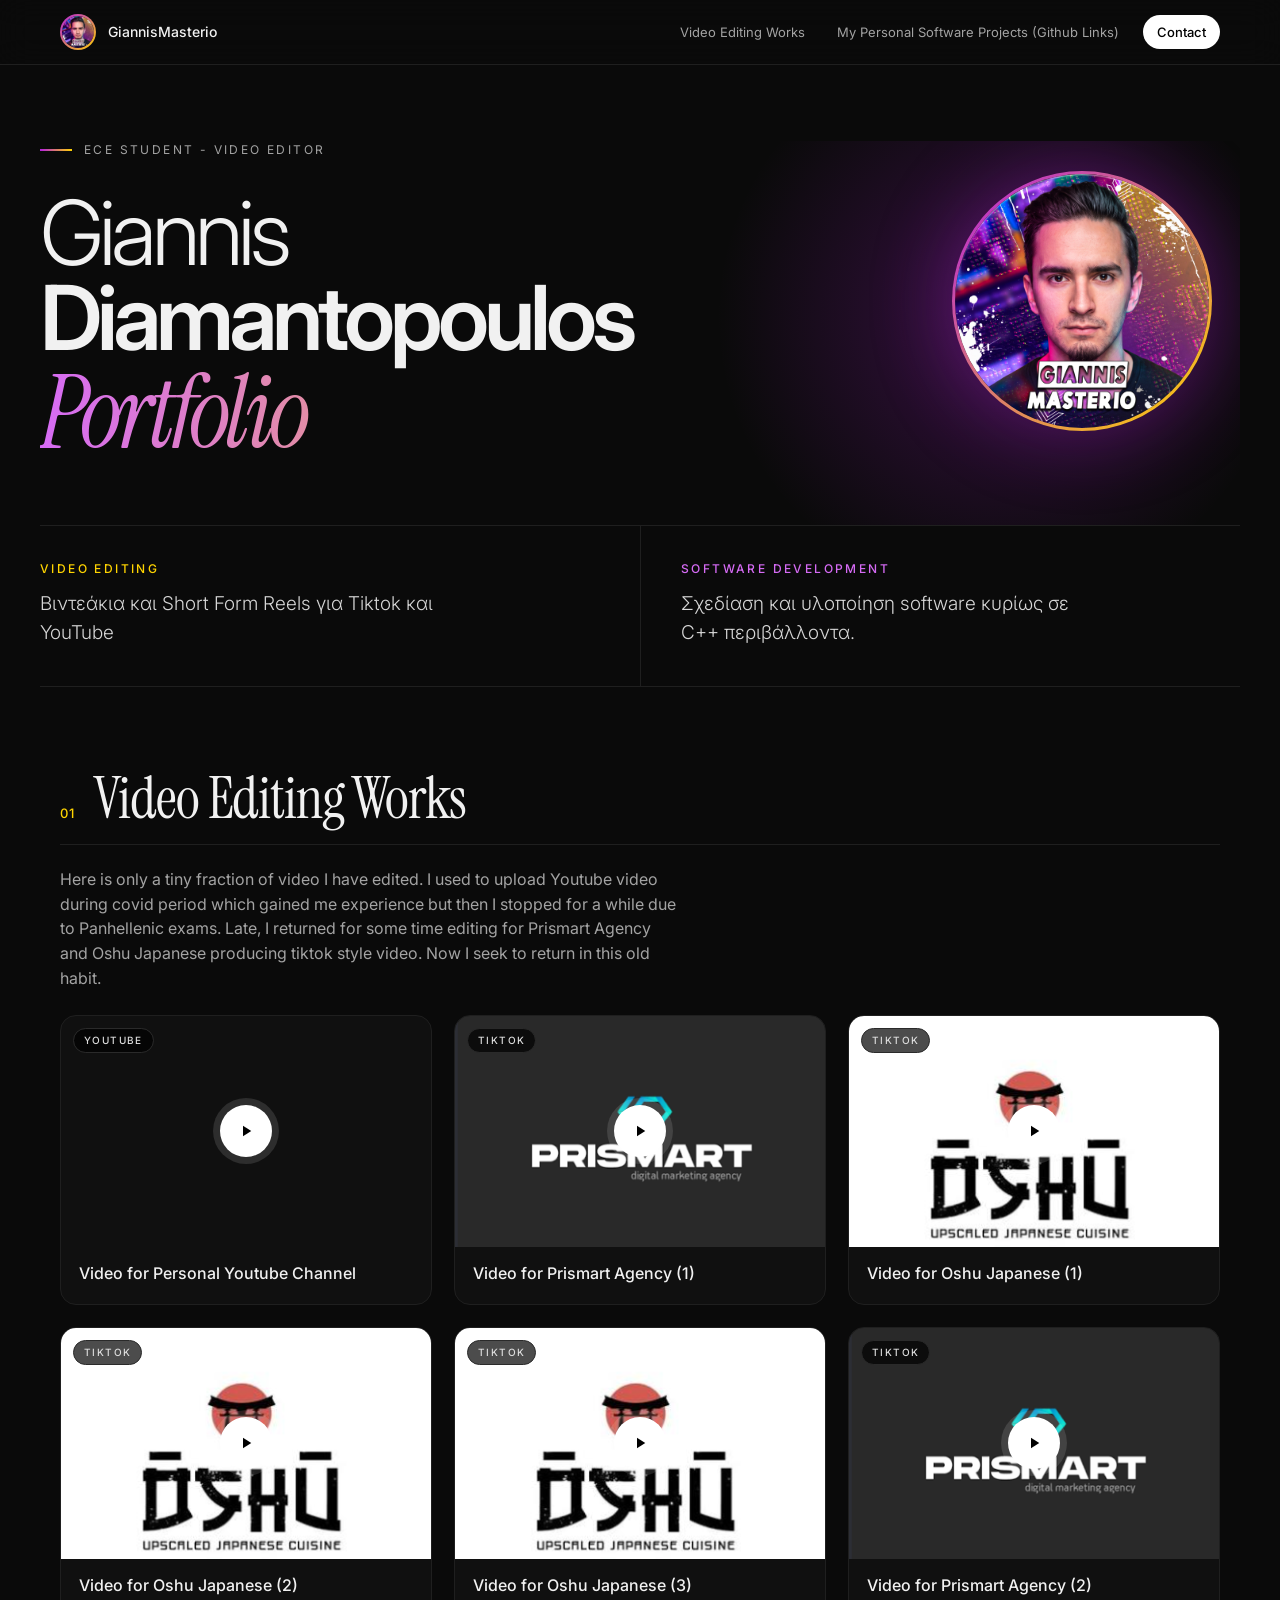
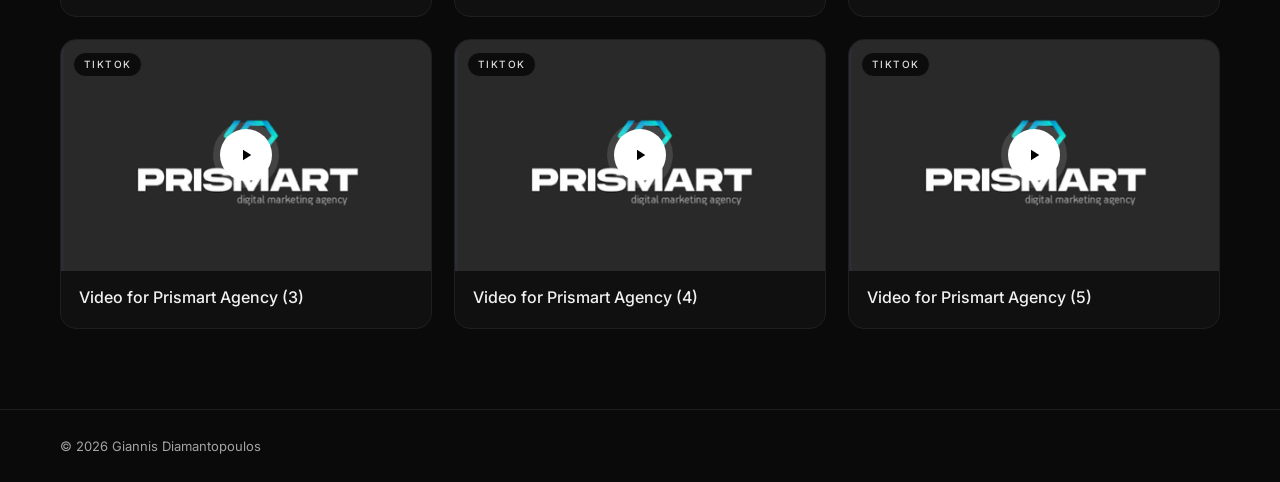
<file: index.html>
<!DOCTYPE html>
<html lang="el">
<head>
<meta charset="UTF-8"><meta name="viewport" content="width=device-width, initial-scale=1">
<title>Giannis Diamantopoulos Portfolio</title>
<meta name="description" content="Video Editor & Software Developer. Reels, TikTok, YouTube και software projects.">
<link rel="preconnect" href="https://fonts.googleapis.com"><link rel="preconnect" href="https://fonts.gstatic.com" crossorigin>
<link href="https://fonts.googleapis.com/css2?family=Instrument+Serif:ital@0;1&family=Inter:wght@300;400;500;600&display=swap" rel="stylesheet">
<link rel="stylesheet" href="css/style.css">
</head>
<body>
<header><div class="wrap">
  <a class="logo" href="#/"><span class="ring"><i id="logoImg"></i></span><span id="logoName"></span></a>
  <nav id="nav"></nav>
</div></header>

<main id="home">
  <div class="wrap hero">
    <div class="banner">
      <div><span class="kicker" id="kicker"></span>
        <h1 class="serif" id="h1"></h1></div>
      <div class="photoWrap"><div class="ring"><i id="photo"></i></div></div>
    </div>
    <div class="pillars">
      <div class="pill v"><h3>Video Editing</h3><p id="pv"></p></div>
      <div class="pill e"><h3>Software Development</h3><p id="pe"></p></div>
    </div>
  </div>
  <div id="sections"></div>
  <section class="sec" id="contact"><div class="wrap">
    <div class="sh"><span class="n" id="contactN"></span><h2 class="serif">Contact</h2></div>
    <div class="contact">
      <div><h3 class="serif">Επικοινωνία</h3>
        <div class="mail"><span id="mailShow"></span><button onclick="copyMail()">Αντιγραφή</button></div>
        <div class="links" id="links"></div></div>
      <form id="cform">
        <div class="fld"><label>Όνομα</label><input id="cn" required></div>
        <div class="fld"><label>Το email σου</label><input id="ce" type="email" required></div>
        <div class="fld"><label>Μήνυμα</label><textarea id="cm" required></textarea></div>
        <div class="btns"><button type="button" class="b1" onclick="sendMail('gmail')">Άνοιγμα στο Gmail</button><button type="button" class="b2" onclick="sendMail('mailto')">Άλλη εφαρμογή mail</button></div>
      </form>
    </div>
  </div></section>
</main>

<div id="detail"><div class="wrap">
  <a href="#/" class="back">← Πίσω</a>
  <h1 class="serif" id="dTitle"></h1><p class="sum" id="dSum"></p>
  <img class="cover" id="dCover" style="display:none" alt="">
  <div class="content" id="dContent"></div>
</div></div>

<footer><div class="wrap" id="foot"></div></footer>
<!--<script src="js/fallback.js"></script> -->
<script src="js/site.js"></script>
</body>
</html>
</file>
<file: css/style.css>
:root{--bg:#0a0a0a;--card:#101010;--line:#1f1f1f;--txt:#f1f1f1;--mut:#a3a3a3;--pur:#b620e0;--yel:#ffd400}
*{box-sizing:border-box;margin:0}
html{scroll-behavior:smooth;overflow-x:hidden}
body{overflow-x:hidden;background:var(--bg);color:var(--txt);font-family:'Inter',system-ui,sans-serif;line-height:1.55;-webkit-font-smoothing:antialiased}
a{color:inherit;text-decoration:none}button{font:inherit;cursor:pointer}
.wrap{max-width:1200px;margin:0 auto;padding:0 20px}
.serif{font-family:'Instrument Serif',serif;font-weight:400;letter-spacing:-.02em;line-height:.95}
header{position:sticky;top:0;z-index:40;background:rgba(10,10,10,.8);backdrop-filter:blur(16px);border-bottom:1px solid var(--line)}
header .wrap{height:64px;display:flex;align-items:center;justify-content:space-between;gap:12px}
.logo{display:flex;align-items:center;gap:12px;font-weight:500;font-size:14px}
.ring{border-radius:50%;padding:2px;background:linear-gradient(135deg,var(--pur),var(--yel));flex-shrink:0}
.ring i{display:flex;width:100%;height:100%;border-radius:50%;background:#0a0a0a center/cover;align-items:center;justify-content:center;font-family:'Instrument Serif',serif;font-style:italic}
.logo .ring{width:36px;height:36px}
nav{display:flex;gap:4px;align-items:center}
nav a{padding:7px 14px;border-radius:99px;font-size:13px;color:var(--mut)}
nav a:hover{color:#fff;background:#181818}
nav a.cta{background:#fff;color:#000;font-weight:500;margin-left:6px}
@media(max-width:720px) {
  nav {
    overflow-x: auto;
    max-width: 70vw;
    /* Προαιρετικά: Σβήσε το scrollbar-width:none αν θέλεις να φαίνεται η μπάρα κύλισης */
  }
  nav a {
    white-space: nowrap;
    padding: 7px 10px;
    flex-shrink: 0; /* ΑΥΤΟ ΛΥΝΕΙ ΤΗ ΣΥΜΠΙΕΣΗ */
  }
  .logo span:last-child { display: none }
}
.hero{padding:76px 0 0}
.banner{position:relative;overflow:hidden;display:grid;grid-template-columns:1.6fr .6fr;align-items:center;gap:40px;padding-bottom:64px;border-bottom:1px solid var(--line)}
.banner::before{content:"";position:absolute;right:-6%;top:-35%;width:620px;height:620px;background:radial-gradient(circle,rgba(182,32,224,.26),transparent 65%);pointer-events:none}
.banner>*{position:relative}
.kicker{display:flex;align-items:center;gap:12px;font-size:12px;letter-spacing:.2em;text-transform:uppercase;color:var(--mut);margin-bottom:30px}
.kicker::before{content:"";width:32px;height:2px;background:linear-gradient(90deg,var(--pur),var(--yel))}
.banner h1{font-family:'Inter',sans-serif;font-size:min(7vw,92px);line-height:.95;letter-spacing:-.055em;font-weight:600}
.banner h1 span{display:block}.banner h1 .a{font-weight:300}
.banner h1 .c{font-family:'Instrument Serif',serif;font-style:italic;font-weight:400;font-size:1.12em;background:linear-gradient(90deg,#d66bf5,var(--yel));-webkit-background-clip:text;background-clip:text;color:transparent;margin-top:6px}
.photoWrap{display:flex;justify-content:center}
.photoWrap .ring{width:min(260px,60vw);aspect-ratio:1;padding:3px;box-shadow:0 0 80px rgba(182,32,224,.35)}
.photoWrap .ring i{font-size:76px;color:#fff}
@media(max-width:860px){.banner{grid-template-columns:1fr;gap:28px;padding-bottom:44px}.banner h1{font-size:min(11.5vw,64px)}.photoWrap{order:-1;justify-content:flex-start}.photoWrap .ring{width:110px}.photoWrap .ring i{font-size:38px}}
.pillars{display:grid;grid-template-columns:1fr 1fr;border-bottom:1px solid var(--line)}
.pill{padding:34px 0 38px}.pill+.pill{padding-left:40px;border-left:1px solid var(--line)}
.pill h3{font-size:12px;letter-spacing:.2em;text-transform:uppercase;font-weight:500}
.pill.v h3{color:var(--yel)}.pill.e h3{color:#d66bf5}
.pill p{margin-top:10px;font-size:19px;font-weight:300;color:#d6d6d6;max-width:420px}
@media(max-width:700px){.pillars{grid-template-columns:1fr}.pill+.pill{padding-left:0;border-left:0;border-top:1px solid var(--line)}}
section.sec{padding:84px 0 0}
.sh{display:flex;align-items:baseline;gap:18px;margin-bottom:22px;padding-bottom:18px;border-bottom:1px solid var(--line)}
.sh .n{font-size:13px;font-weight:500;letter-spacing:.1em;color:var(--yel)}
.sh h2{font-size:clamp(34px,5vw,58px)}
.note{color:var(--mut);max-width:620px;margin-bottom:24px}
.grid{display:grid;grid-template-columns:repeat(auto-fill,minmax(min(300px,100%),1fr));gap:22px}
.card{background:var(--card);border:1px solid var(--line);border-radius:16px;overflow:hidden;cursor:pointer;transition:.25s;display:block}
.card:hover{border-color:#5a2a78;transform:translateY(-2px)}
.thumb{aspect-ratio:16/10;background:linear-gradient(135deg,#1c1024,#0d0d0d 70%) center/cover;position:relative;display:flex;align-items:center;justify-content:center}
.play{width:52px;height:52px;border-radius:50%;background:#fff;color:#000;display:flex;align-items:center;justify-content:center;box-shadow:0 0 0 7px rgba(255,255,255,.12);transition:.2s}
.card:hover .play{transform:scale(1.08)}
.badge{position:absolute;top:12px;left:12px;font-size:10px;font-weight:500;letter-spacing:.14em;background:rgba(0,0,0,.7);border:1px solid #2a2a2a;color:#ddd;padding:4px 10px;border-radius:99px}
.card .body{padding:14px 18px 18px}.card h3{font-size:16px;font-weight:500}
.card p{font-size:14px;color:var(--mut);margin-top:2px}
.proj .thumb{aspect-ratio:16/9}.more{margin-top:10px;font-size:13px;color:var(--yel)}
.contact{display:grid;grid-template-columns:1fr 1.2fr;gap:40px;border:1px solid var(--line);border-radius:20px;padding:36px;background:var(--card)}
.contact h3{font-size:40px}
.mail{display:inline-flex;gap:12px;align-items:center;margin-top:20px;padding:10px 14px;border-radius:12px;background:#0a0a0a;border:1px solid var(--line);word-break:break-all}
.mail button{background:#1f1f1f;color:#fff;border:1px solid #2f2f2f;border-radius:8px;padding:4px 10px;font-size:12px}
.links{display:flex;gap:8px;flex-wrap:wrap;margin-top:18px}
.links a{padding:8px 14px;border-radius:99px;border:1px solid var(--line);font-size:13px;color:var(--mut)}
.links a:hover{border-color:var(--pur);color:#fff}
.fld{margin-bottom:14px}
.fld label{display:block;font-size:11px;font-weight:500;color:var(--mut);margin-bottom:6px;text-transform:uppercase;letter-spacing:.14em}
input,textarea{width:100%;background:#0a0a0a;border:1px solid #2a2a2a;border-radius:12px;padding:11px 14px;color:#fff;font:inherit;outline:none}
input:focus,textarea:focus{border-color:var(--pur)}textarea{min-height:120px;resize:vertical}
.btns{display:flex;gap:10px;flex-wrap:wrap}
.b1,.b2{border-radius:99px;padding:11px 22px;font-weight:500;font-size:14px;border:1px solid transparent}
.b1{background:#fff;color:#000}.b2{background:transparent;color:#fff;border-color:#333}
@media(max-width:800px){.contact{grid-template-columns:1fr;padding:24px;gap:26px}}
footer{margin-top:80px;border-top:1px solid var(--line);padding:26px 0;color:var(--mut);font-size:13px}
#detail{display:none;padding:44px 0 100px}
#detail .back{color:var(--mut)}#detail .back:hover{color:var(--yel)}
#detail h1{margin-top:22px;font-size:clamp(44px,8vw,96px)}
#detail .sum{margin-top:18px;font-size:20px;color:#cfcfcf;max-width:700px}
#detail .cover{margin-top:30px;width:100%;max-height:480px;object-fit:cover;border-radius:22px;border:1px solid var(--line)}
.content{max-width:760px;margin-top:36px}
.content h2{font-size:28px;margin:38px 0 10px;font-weight:700}
.content p{color:#d2d2d2;margin-bottom:14px;white-space:pre-wrap}
.content img{width:100%;border-radius:16px;margin:16px 0;border:1px solid var(--line)}
.content .vid{aspect-ratio:16/9;margin:18px 0;border-radius:16px;overflow:hidden}.content .vid iframe{width:100%;height:100%;border:0}
.content a.lnk{display:inline-block;margin:6px 0 14px;padding:10px 18px;border-radius:99px;background:var(--pur);font-weight:600}
.ov{position:fixed;inset:0;z-index:80;background:rgba(0,0,0,.82);backdrop-filter:blur(8px);display:flex;align-items:center;justify-content:center;padding:16px}
.vbox{width:100%;max-width:920px;aspect-ratio:16/9;background:#000;border-radius:16px;overflow:hidden;position:relative}
.vbox.tall{max-width:360px;aspect-ratio:9/16;max-height:88vh}.vbox iframe{width:100%;height:100%;border:0}
.xbtn{position:absolute;top:10px;right:10px;z-index:3;width:34px;height:34px;border-radius:50%;border:0;background:rgba(0,0,0,.8);color:#fff}
.toast{position:fixed;bottom:30px;left:50%;transform:translateX(-50%);background:#fff;color:#000;padding:9px 18px;border-radius:99px;font-weight:600;z-index:99;font-size:14px}

@media(max-width:600px){.hero{padding-top:40px}section.sec{padding-top:56px}.sh{gap:12px}.contact h3{font-size:32px}.mail{width:100%;justify-content:space-between}.btns .b1,.btns .b2{width:100%}.pill p{font-size:17px}}
</file>
